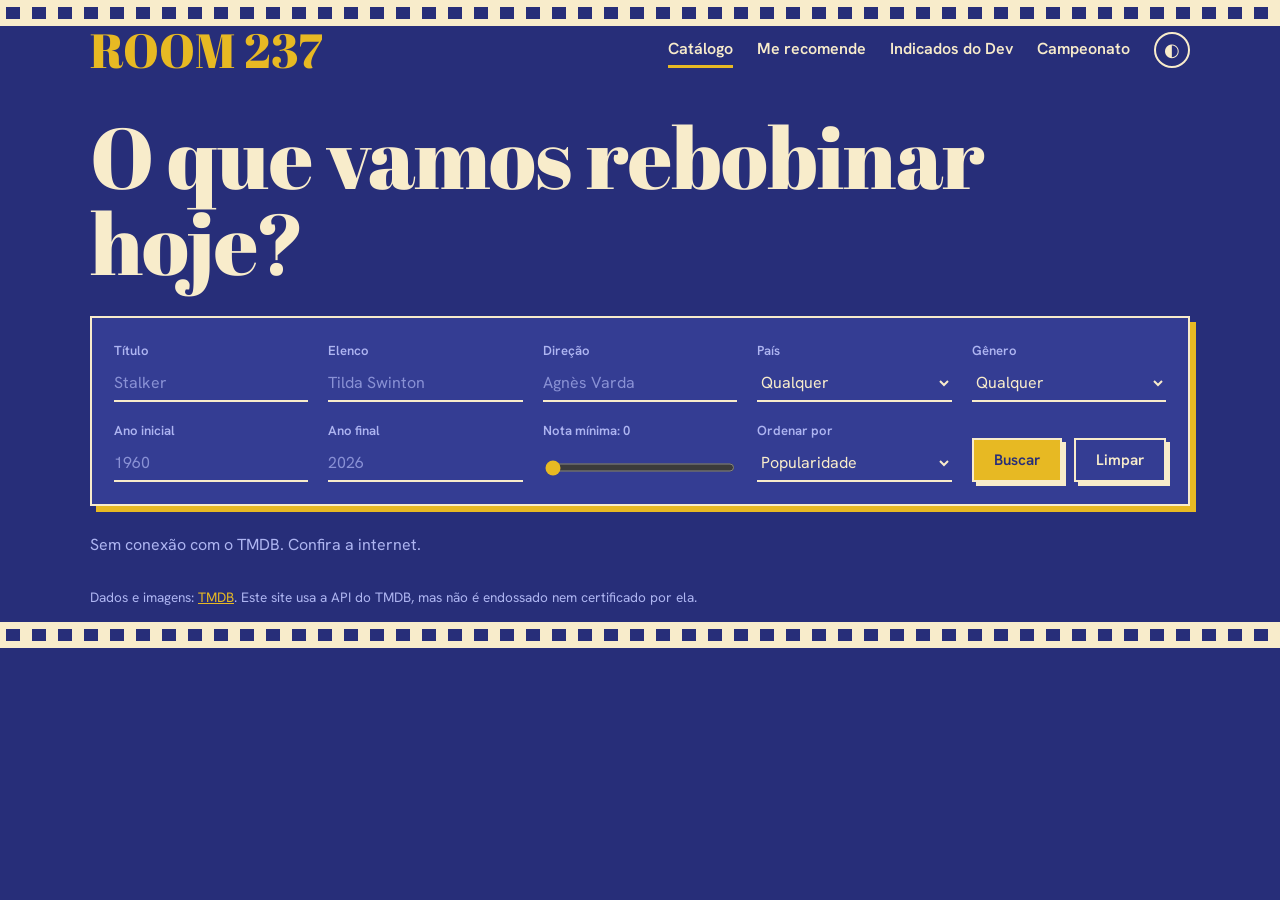
<file: index.html>
<!doctype html>
<html lang="pt-BR">
    <head>
        <meta charset="utf-8">
        <meta name="viewport" content="width=device-width,initial-scale=1">
        <title>ROOM 237</title>
        <link rel="preconnect" href="https://fonts.googleapis.com">
        <link rel="preconnect" href="https://fonts.gstatic.com" crossorigin>
        <link href="https://fonts.googleapis.com/css2?family=Abril+Fatface&family=Hanken+Grotesk:wght@400;600&display=swap" rel="stylesheet">
        <link rel="stylesheet" href="css/style.css">
    </head>
    <body>
        
        <div class="strip"></div>

        <header class="wrap">
            <a class="logo" id="logo" href="#/catalogo"></a>
            <nav><a href="#/catalogo">Catálogo</a><a href="#/recomendar">Me recomende</a><a href="#/dev">Indicados do Dev</a><button id="th" title="Trocar tema" aria-label="Trocar tema">◐</button></nav>
        </header>

        <main class="wrap">

            <section id="v-catalogo">
                <h1>O que vamos rebobinar hoje?</h1>
                <form id="f" class="fx">
                    <label>Título<input name="q" placeholder="Stalker"></label>
                    <label>Elenco<input name="cast" placeholder="Tilda Swinton"></label>
                    <label>Direção<input name="crew" placeholder="Agnès Varda"></label>
                    <label>País<select name="country"><option value="">Qualquer</option></select></label>
                    <label>Gênero<select name="genre"><option value="">Qualquer</option></select></label>
                    <label>Ano inicial<input name="from" type="number" min="1890" max="2030" placeholder="1960"></label>
                    <label>Ano final<input name="to" type="number" min="1890" max="2030" placeholder="2026"></label>
                    <label><span>Nota mínima: <output id="ro">0</output></span><input name="rating" type="range" min="0" max="9" step=".5" value="0"></label>
                    <label>Ordenar por<select name="sort"><option value="popularity.desc">Popularidade</option><option value="vote_average.desc">Melhor nota</option><option value="primary_release_date.desc">Mais recentes</option><option value="primary_release_date.asc">Mais antigos</option></select></label>
                    <div class="bt"><button class="b">Buscar</button><button type="reset" class="b ghost">Limpar</button></div>
                </form>
                <p id="st"></p>
                <div id="grid" class="grid"></div>
                <button id="more" class="b" hidden>Carregar mais</button>
            </section>

            <section id="v-recomendar" hidden>
                <h1>Me recomende um filme</h1>
                <form id="reco" class="mad">
                    <p>Hoje quero ver <select name="mood"></select> <select name="place"></select> <select name="era"></select>, com cara de <select name="cult"></select> e <select name="len"></select>.</p>
                    <button class="b">Me entregue um filme</button>
                </form>
                <div id="result"></div>
            </section>

            <section id="v-dev" hidden>
                <h1 id="dh"></h1>
                <p>Filmes que eu indico.</p>
                <div id="dev" class="grid dev"></div>
            </section>

        </main>

        <footer class="wrap"><p>Dados e imagens: <a href="https://www.themoviedb.org" target="_blank" rel="noopener">TMDB</a>. Este site usa a API do TMDB, mas não é endossado nem certificado por ela.</p></footer>
        <div class="strip"></div>
        <dialog id="dlg"><button class="x" data-x aria-label="Fechar">×</button><div id="dbody"></div></dialog>
        <script src="js/config.js"></script>
        <script src="js/app.js"></script>

    </body>
</html>
</file>
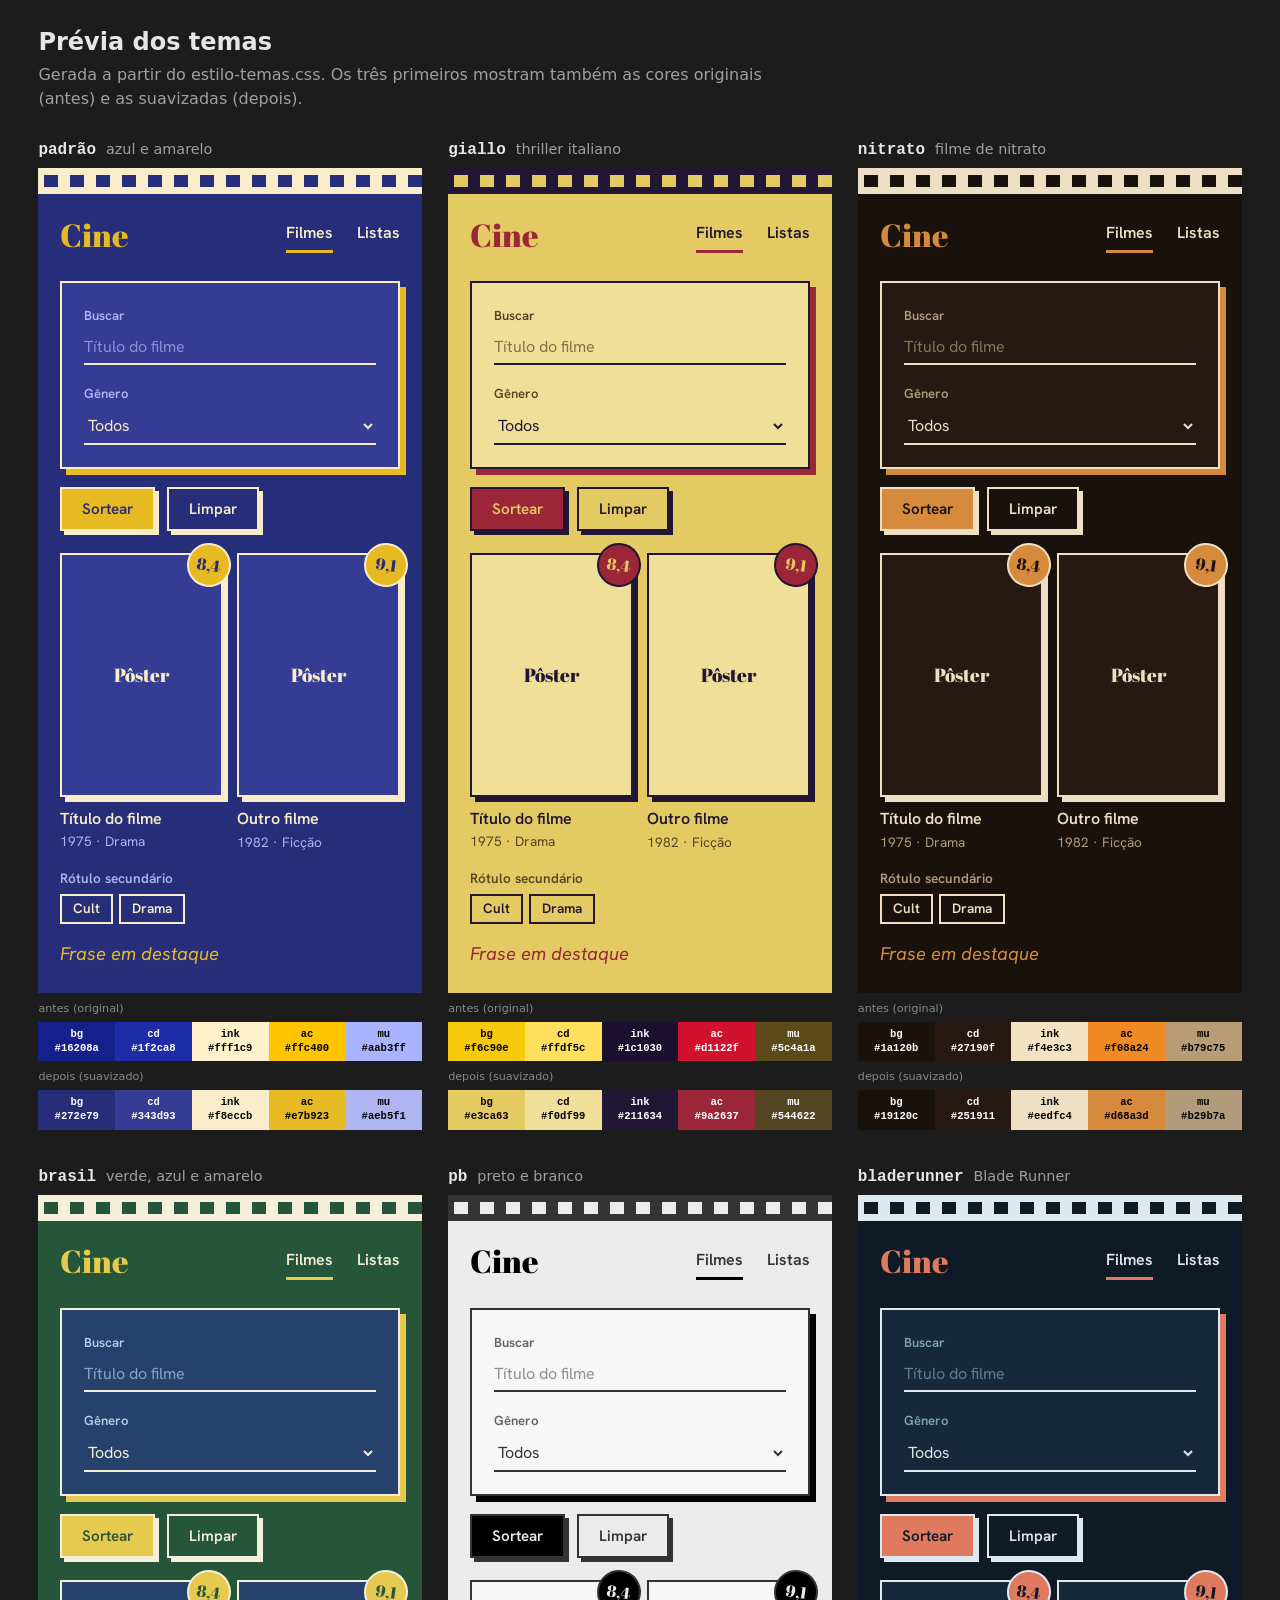
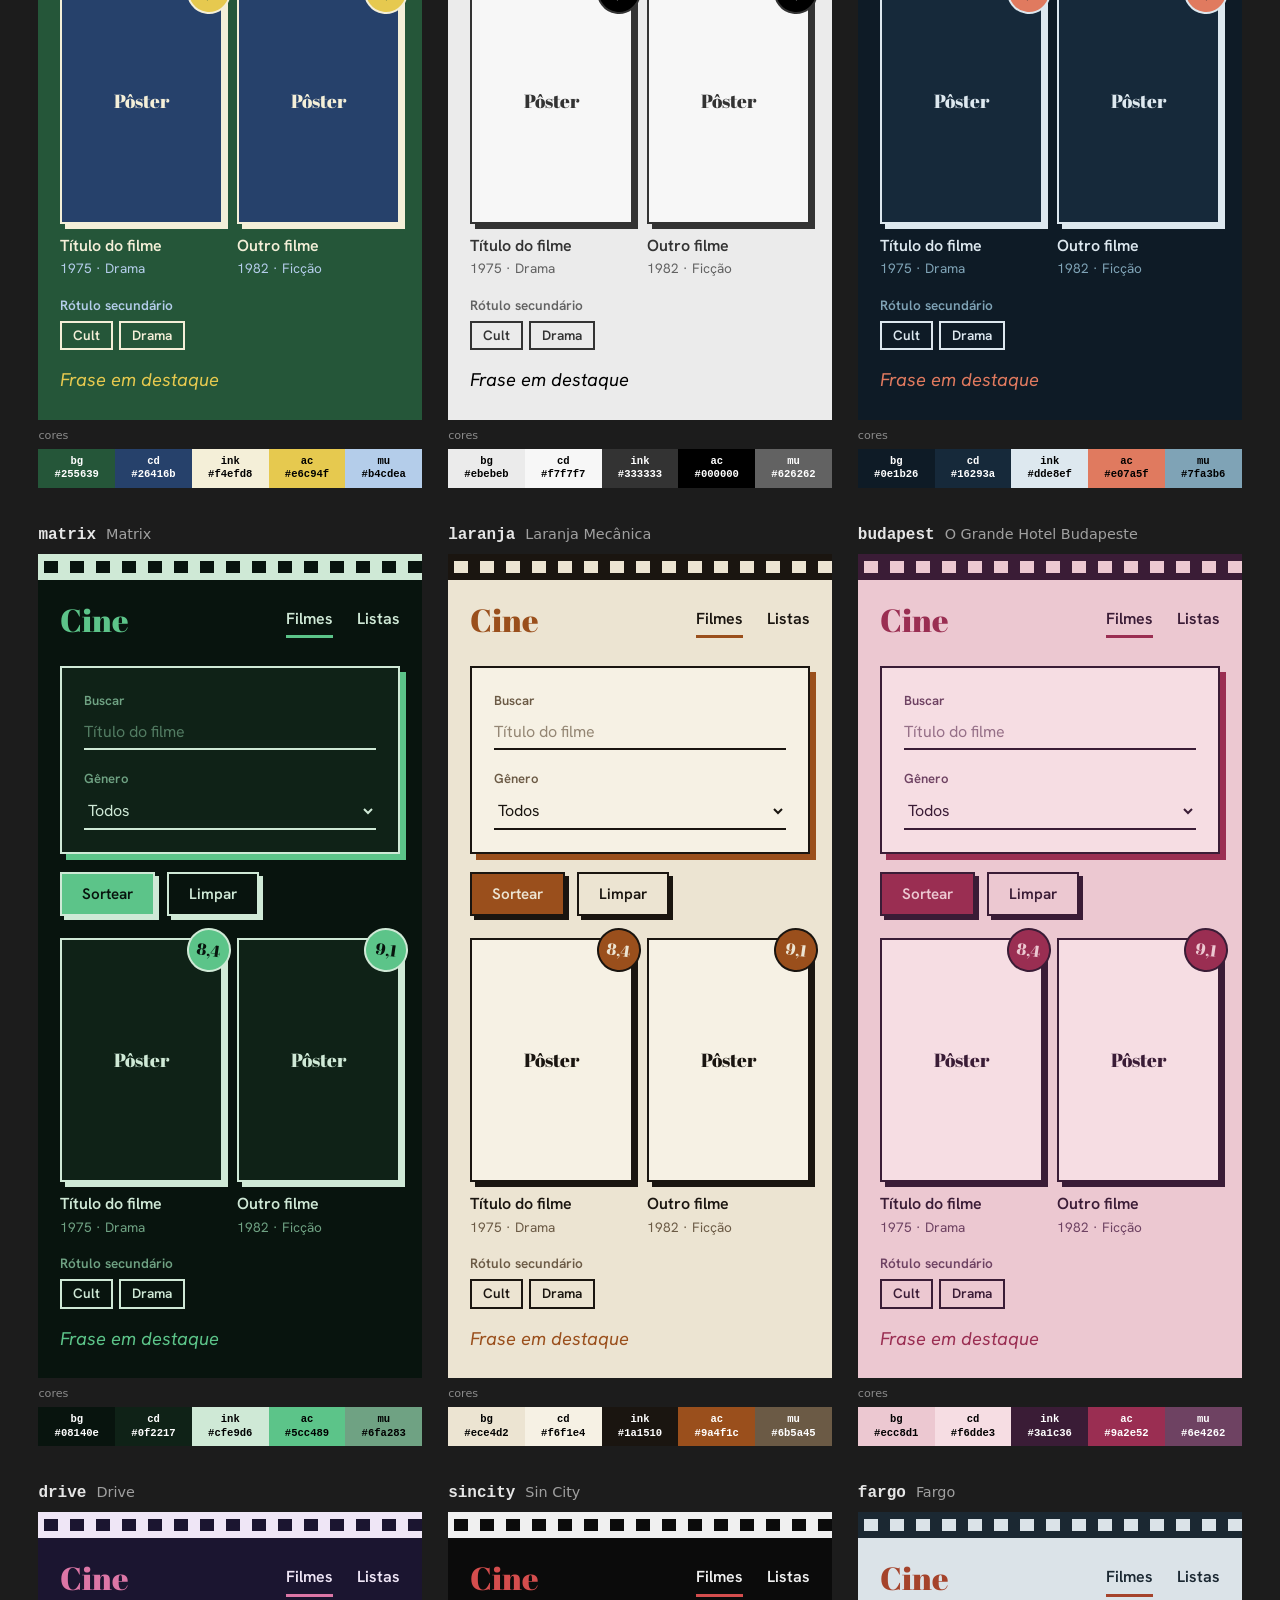
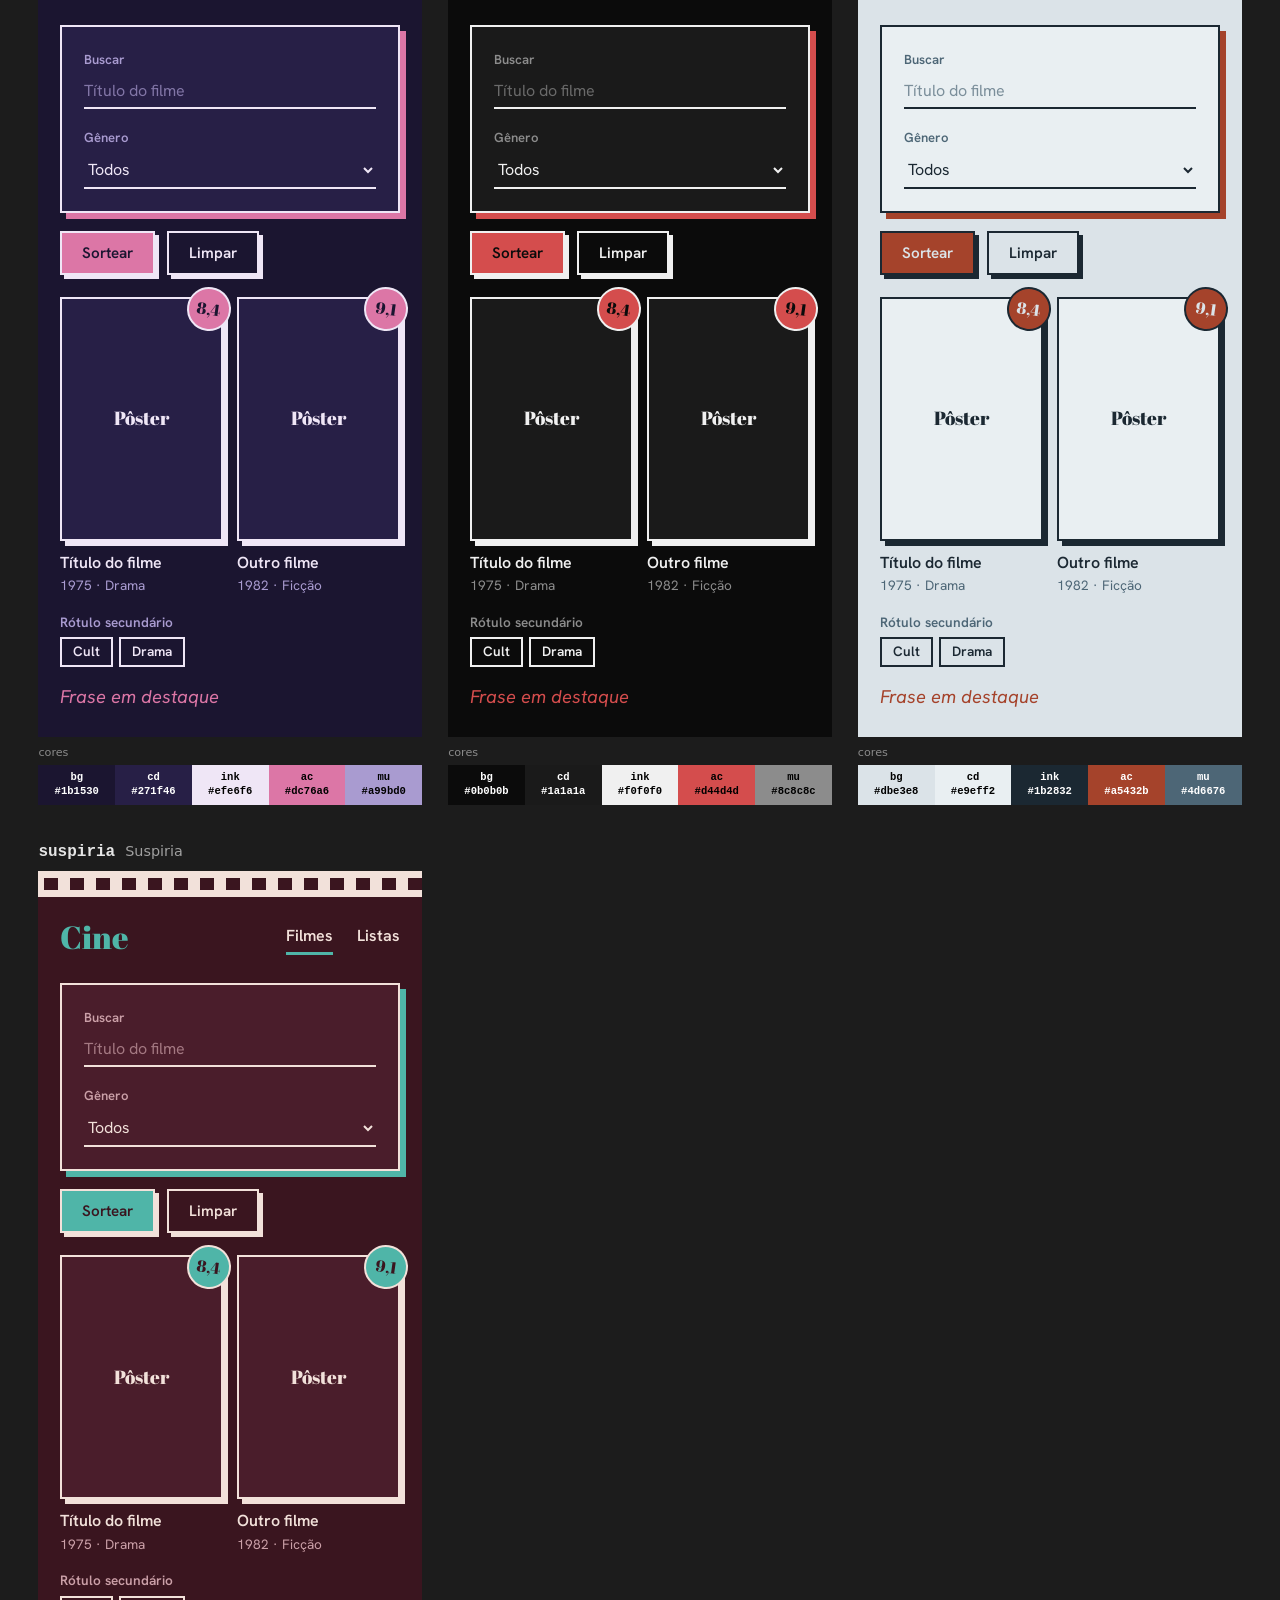
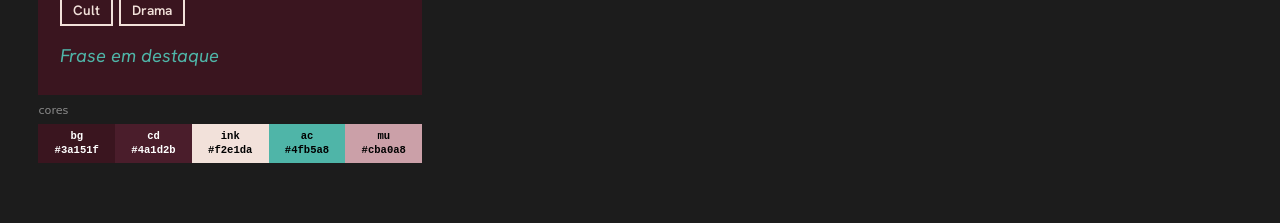
<file: testeCores/teste.html>
<!doctype html>
<html lang="pt-BR">
<head>
<meta charset="utf-8">
<meta name="viewport" content="width=device-width,initial-scale=1">
<title>Prévia dos temas</title>
<link rel="preconnect" href="https://fonts.googleapis.com">
<link rel="stylesheet" href="https://fonts.googleapis.com/css2?family=Abril+Fatface&family=Hanken+Grotesk:wght@400;600&display=swap">
<style>
/* ==========================================================
   TEMAS: cada tema tem 5 cores. Para criar outro, copie um
   bloco, troque o nome em [data-t=...] e ajuste os valores.
     --bg   fundo da página        --cd  painéis e cartões
     --ink  texto, bordas, sombras --ac  destaque (logo, botões)
     --mu   texto secundário
   O botão ◐ alterna entre os temas.
   ========================================================== */

/* padrão: azul e amarelo */
:root {
  --bg: #272e79;
  --cd: #343d93;
  --ink: #f8eccb;
  --ac: #e7b923;
  --mu: #aeb5f1;
}

/* giallo: thriller italiano, amarelo e carmim */
[data-t=giallo] {
  --bg: #e3ca63;
  --cd: #f0df99;
  --ink: #211634;
  --ac: #9a2637;
  --mu: #544622;
}

/* nitrato: filme de nitrato, sépia e laranja */
[data-t=nitrato] {
  --bg: #19120c;
  --cd: #251911;
  --ink: #eedfc4;
  --ac: #d68a3d;
  --mu: #b29b7a;
}

/* brasil: verde, azul e amarelo */
[data-t=brasil] {
  --bg: #255639;
  --cd: #26416b;
  --ink: #f4efd8;
  --ac: #e6c94f;
  --mu: #b4cdea;
}

/* preto e branco */
[data-t=pb] {
  --bg: #ebebeb;
  --cd: #f7f7f7;
  --ink: #333333;
  --ac: #000000;
  --mu: #626262;
}

/* ---------- filmes cult ---------- */

/* Blade Runner: azul-petróleo e coral néon */
[data-t=bladerunner] {
  --bg: #0e1b26;
  --cd: #16293a;
  --ink: #dde8ef;
  --ac: #e07a5f;
  --mu: #7fa3b6;
}

/* Matrix: verde sobre preto */
[data-t=matrix] {
  --bg: #08140e;
  --cd: #0f2217;
  --ink: #cfe9d6;
  --ac: #5cc489;
  --mu: #6fa283;
}

/* Laranja Mecânica: creme e laranja queimado */
[data-t=laranja] {
  --bg: #ece4d2;
  --cd: #f6f1e4;
  --ink: #1a1510;
  --ac: #9a4f1c;
  --mu: #6b5a45;
}

/* O Grande Hotel Budapeste: rosa e ameixa */
[data-t=budapest] {
  --bg: #ecc8d1;
  --cd: #f6dde3;
  --ink: #3a1c36;
  --ac: #9a2e52;
  --mu: #6e4262;
}

/* Drive: roxo noturno e rosa */
[data-t=drive] {
  --bg: #1b1530;
  --cd: #271f46;
  --ink: #efe6f6;
  --ac: #dc76a6;
  --mu: #a99bd0;
}

/* Sin City: preto, branco e vermelho */
[data-t=sincity] {
  --bg: #0b0b0b;
  --cd: #1a1a1a;
  --ink: #f0f0f0;
  --ac: #d44d4d;
  --mu: #8c8c8c;
}

/* Fargo: neve e tijolo */
[data-t=fargo] {
  --bg: #dbe3e8;
  --cd: #e9eff2;
  --ink: #1b2832;
  --ac: #a5432b;
  --mu: #4d6676;
}

/* Suspiria: vinho e verde-água */
[data-t=suspiria] {
  --bg: #3a151f;
  --cd: #4a1d2b;
  --ink: #f2e1da;
  --ac: #4fb5a8;
  --mu: #cba0a8;
}

* {
  box-sizing: border-box;
}

body {
  margin: 0;
  background: var(--bg);
  color: var(--ink);
  font: 400 1rem/1.6 'Hanken Grotesk', system-ui, sans-serif;
}

.wrap {
  max-width: 1180px;
  margin: 0 auto;
  padding: 0 clamp(16px, 4vw, 40px);
}

.strip {
  height: 26px;
  background:
    linear-gradient(90deg, var(--bg) 14px, transparent 14px) 6px 50% / 26px 12px repeat-x,
    var(--ink);
}

header {
  display: flex;
  flex-wrap: wrap;
  align-items: center;
  justify-content: space-between;
  gap: 10px 30px;
  padding-top: 22px;
  padding-bottom: 10px;
}

.logo {
  font: 400 clamp(2rem, 6vw, 3rem)/1 'Abril Fatface', serif;
  color: var(--ac);
  text-decoration: none;
}

nav {
  display: flex;
  flex-wrap: wrap;
  align-items: center;
  gap: 6px 24px;
}

nav a {
  color: var(--ink);
  text-decoration: none;
  font-weight: 600;
  padding: 4px 0;
  border-bottom: 3px solid transparent;
}

nav a:hover,
nav a.on {
  border-color: var(--ac);
}

#th {
  width: 36px;
  height: 36px;
  border-radius: 50%;
  border: 2px solid var(--ink);
  background: none;
  color: var(--ink);
  font-size: 1.1rem;
  cursor: pointer;
}

h1,
h2 {
  font: 400 clamp(2.4rem, 7.5vw, 5.4rem)/1 'Abril Fatface', serif;
  margin: .45em 0 .35em;
  letter-spacing: -.01em;
}

h2 {
  font-size: clamp(1.9rem, 5vw, 3.2rem);
}

.fx {
  display: grid;
  grid-template-columns: repeat(auto-fit, minmax(170px, 1fr));
  gap: 18px 20px;
  margin: 26px 0;
  padding: 22px;
  background: var(--cd);
  border: 2px solid var(--ink);
  box-shadow: 6px 6px 0 var(--ac);
}

label {
  display: grid;
  gap: 4px;
  font-size: .82rem;
  font-weight: 600;
  color: var(--mu);
}

input,
select {
  font: 400 1rem 'Hanken Grotesk', sans-serif;
  color: var(--ink);
  background: transparent;
  border: 0;
  border-bottom: 2px solid var(--ink);
  border-radius: 0;
  padding: 6px 0;
  min-width: 0;
  outline: 0;
}

input:focus,
select:focus {
  border-color: var(--ac);
}

input[type=range] {
  accent-color: var(--ac);
  border: 0;
  padding: 0;
}

input::placeholder {
  color: var(--mu);
  opacity: .7;
}

option {
  background: #fff;
  color: #111;
  font: 400 1rem 'Hanken Grotesk', sans-serif;
}

.bt {
  display: flex;
  flex-wrap: wrap;
  gap: 12px;
  align-items: end;
}

.b {
  display: inline-block;
  cursor: pointer;
  background: var(--ac);
  color: var(--bg);
  border: 2px solid var(--ink);
  padding: 10px 20px;
  font: 600 .95rem 'Hanken Grotesk', sans-serif;
  text-decoration: none;
  box-shadow: 4px 4px 0 var(--ink);
}

.b:hover {
  box-shadow: none;
  transform: translate(4px, 4px);
}

.ghost {
  background: transparent;
  color: var(--ink);
}

[hidden] {
  display: none !important;
}

#more {
  margin: 44px auto;
  display: block;
}

#st {
  color: var(--mu);
}

.grid {
  display: grid;
  grid-template-columns: repeat(auto-fill, minmax(min(100%, 150px), 1fr));
  gap: 30px 18px;
}

.card {
  all: unset;
  display: block;
  position: relative;
  cursor: pointer;
}

.card:focus-visible {
  outline: 3px solid var(--ac);
  outline-offset: 5px;
}

.card img,
.noimg {
  display: block;
  width: 100%;
  aspect-ratio: 2/3;
  object-fit: cover;
  border: 2px solid var(--ink);
  background: var(--cd);
  box-shadow: 5px 5px 0 var(--ink);
}

.card:hover img,
.card:hover .noimg {
  border-color: var(--ac);
  box-shadow: 5px 5px 0 var(--ac);
}

.noimg {
  display: grid;
  place-items: center;
  padding: 12px;
  text-align: center;
  font: 1.2rem/1.1 'Abril Fatface', serif;
}

.card b {
  display: block;
  margin-top: 12px;
  font-weight: 600;
  line-height: 1.2;
}

.card small {
  color: var(--mu);
  font-size: .85rem;
}

.nota {
  position: absolute;
  top: -10px;
  right: -8px;
  width: 44px;
  height: 44px;
  border-radius: 50%;
  display: grid;
  place-items: center;
  background: var(--ac);
  color: var(--bg);
  border: 2px solid var(--ink);
  font: 1rem 'Abril Fatface', serif;
  transform: rotate(8deg);
}

.dev {
  grid-template-columns: repeat(auto-fill, minmax(min(100%, 210px), 1fr));
}

.pick p {
  margin: 10px 0 0;
  padding-left: 12px;
  border-left: 4px solid var(--ac);
  font-size: .95rem;
}

.mad p {
  font: 400 clamp(1.9rem, 5.4vw, 3.6rem)/1.55 'Abril Fatface', serif;
  margin: 10px 0 30px;
  max-width: 22em;
}

.mad select {
  font: inherit;
  background: var(--ac);
  color: var(--bg);
  border: 0;
  padding: 0 .25em;
  cursor: pointer;
  appearance: none;
  -webkit-appearance: none;
  field-sizing: content;
  max-width: 100%;
}

.mad select:nth-of-type(odd) {
  transform: rotate(-1deg);
}

.mad select:nth-of-type(even) {
  transform: rotate(1.2deg);
}

.mad select:focus-visible {
  outline: 3px solid var(--ink);
  outline-offset: 3px;
}

.hit {
  display: flex;
  flex-wrap: wrap;
  gap: 30px;
  margin-top: 40px;
  padding-top: 30px;
  border-top: 2px solid var(--ink);
}

.hit img {
  width: min(300px, 100%);
  align-self: flex-start;
  border: 2px solid var(--ink);
  box-shadow: 8px 8px 0 var(--ac);
}

.hit > div {
  flex: 1 1 300px;
  max-width: 64ch;
}

.hit h2 {
  margin-top: 0;
}

.hit .b {
  margin: 0 10px 10px 0;
}

dialog {
  width: min(920px, 94vw);
  max-height: 92vh;
  overflow: auto;
  padding: 0;
  background: var(--bg);
  color: var(--ink);
  border: 2px solid var(--ink);
  box-shadow: 10px 10px 0 var(--ac);
}

dialog::backdrop {
  background: rgba(5, 5, 20, .75);
}

.x {
  position: sticky;
  top: 8px;
  float: right;
  z-index: 2;
  margin: 8px;
  width: 38px;
  height: 38px;
  border: 2px solid var(--ink);
  background: var(--ac);
  color: var(--bg);
  font-size: 1.4rem;
  line-height: 1;
  cursor: pointer;
}

.dd {
  display: flex;
  flex-wrap: wrap;
  gap: 28px;
  padding: clamp(18px, 4vw, 34px);
}

.dd img {
  width: min(250px, 100%);
  align-self: flex-start;
  border: 2px solid var(--ink);
}

.dd > div {
  flex: 1 1 300px;
  min-width: 0;
}

.dd h2 {
  margin-top: 0;
}

.ft {
  display: grid;
  grid-template-columns: repeat(auto-fit, minmax(90px, 1fr));
  margin: 16px 0;
  border: 2px solid var(--ink);
}

.ft div {
  padding: 8px 12px;
  border-right: 2px solid var(--ink);
}

.ft div:last-child {
  border: 0;
}

.ft dt {
  font-size: .78rem;
  color: var(--mu);
}

.ft dd {
  margin: 0;
  font-weight: 600;
}

.tag {
  font-size: 1.15rem;
  font-style: italic;
  color: var(--ac);
}

.sub {
  margin: 14px 0 4px;
  font-weight: 600;
  color: var(--mu);
  font-size: .85rem;
}

.chip {
  all: unset;
  cursor: pointer;
  display: inline-block;
  margin: 0 6px 6px 0;
  padding: 2px 11px;
  border: 2px solid var(--ink);
  font-size: .85rem;
  font-weight: 600;
}

span.chip {
  cursor: default;
}

button.chip:hover,
button.chip:focus-visible {
  background: var(--ac);
  color: var(--bg);
  border-color: var(--ac);
}

footer {
  padding-top: 34px;
  padding-bottom: 30px;
  color: var(--mu);
  font-size: .85rem;
}

footer a {
  color: var(--ac);
}

@media (prefers-reduced-motion: reduce) {
  * {
    transition: none !important;
  }
}


body{background:#1c1c1c;color:#e6e6e6;font:400 1rem/1.5 system-ui,sans-serif;margin:0;padding:28px clamp(16px,3vw,40px) 60px}
.pv-wrap{max-width:1500px;margin:0 auto}
.pv-wrap h1{font:700 1.5rem/1.2 system-ui,sans-serif;margin:0 0 6px;letter-spacing:0}
.pv-intro{margin:0 0 28px;color:#a0a0a0;max-width:72ch}
.pv-grid{display:grid;grid-template-columns:repeat(auto-fill,minmax(330px,1fr));gap:36px 26px}
.pv-rot{display:flex;flex-wrap:wrap;gap:2px 10px;align-items:baseline;margin-bottom:8px}
.pv-rot b{font:700 1rem ui-monospace,monospace}
.pv-rot span{color:#a0a0a0;font-size:.9rem}
.amostra{background:var(--bg);color:var(--ink);font:400 1rem/1.6 'Hanken Grotesk',system-ui,sans-serif;padding-bottom:24px;overflow:hidden}
.amostra .in{padding:0 22px}
.amostra .logo{font-size:2rem}
.amostra .grid{grid-template-columns:repeat(2,1fr);gap:20px 14px}
.amostra .fx{margin:18px 0}
.amostra .bt{margin-bottom:22px}
.amostra .tag{margin:10px 0 0}
.pv-sw{display:grid;grid-template-columns:repeat(5,1fr);margin-top:4px}
.pv-sw span{padding:6px 2px;font:600 .66rem/1.3 ui-monospace,monospace;text-align:center}
.pv-sw-t{font-size:.7rem;color:#8a8a8a;margin:8px 0 0}

</style>
</head>
<body>
<div class="pv-wrap">
<h1>Prévia dos temas</h1>
<p class="pv-intro">Gerada a partir do estilo-temas.css. Os três primeiros mostram também as cores originais (antes) e as suavizadas (depois).</p>
<div class="pv-grid">
<div class="pv-item">
  <div class="pv-rot"><b>padrão</b><span>azul e amarelo</span></div>
  <section class="amostra">
    <div class="strip"></div>
    <div class="in">
      <header><span class="logo">Cine</span><nav><a href="#" class="on">Filmes</a><a href="#">Listas</a></nav></header>
      <div class="fx">
        <label>Buscar<input placeholder="Título do filme"></label>
        <label>Gênero<select><option>Todos</option></select></label>
      </div>
      <div class="bt"><a class="b" href="#">Sortear</a><a class="b ghost" href="#">Limpar</a></div>
      <div class="grid">
        <div class="card"><div class="noimg">Pôster</div><b>Título do filme</b><small>1975 · Drama</small><span class="nota">8,4</span></div>
        <div class="card"><div class="noimg">Pôster</div><b>Outro filme</b><small>1982 · Ficção</small><span class="nota">9,1</span></div>
      </div>
      <p class="sub">Rótulo secundário</p>
      <span class="chip">Cult</span><span class="chip">Drama</span>
      <p class="tag">Frase em destaque</p>
    </div>
  </section>
  <div class="pv-sw-t">antes (original)</div><div class="pv-sw"><span style="background:#16208a;color:#fff">bg<br>#16208a</span><span style="background:#1f2ca8;color:#fff">cd<br>#1f2ca8</span><span style="background:#fff1c9;color:#000">ink<br>#fff1c9</span><span style="background:#ffc400;color:#000">ac<br>#ffc400</span><span style="background:#aab3ff;color:#000">mu<br>#aab3ff</span></div><div class="pv-sw-t">depois (suavizado)</div><div class="pv-sw"><span style="background:#272e79;color:#fff">bg<br>#272e79</span><span style="background:#343d93;color:#fff">cd<br>#343d93</span><span style="background:#f8eccb;color:#000">ink<br>#f8eccb</span><span style="background:#e7b923;color:#000">ac<br>#e7b923</span><span style="background:#aeb5f1;color:#000">mu<br>#aeb5f1</span></div>
</div>
<div class="pv-item">
  <div class="pv-rot"><b>giallo</b><span>thriller italiano</span></div>
  <section class="amostra" data-t="giallo">
    <div class="strip"></div>
    <div class="in">
      <header><span class="logo">Cine</span><nav><a href="#" class="on">Filmes</a><a href="#">Listas</a></nav></header>
      <div class="fx">
        <label>Buscar<input placeholder="Título do filme"></label>
        <label>Gênero<select><option>Todos</option></select></label>
      </div>
      <div class="bt"><a class="b" href="#">Sortear</a><a class="b ghost" href="#">Limpar</a></div>
      <div class="grid">
        <div class="card"><div class="noimg">Pôster</div><b>Título do filme</b><small>1975 · Drama</small><span class="nota">8,4</span></div>
        <div class="card"><div class="noimg">Pôster</div><b>Outro filme</b><small>1982 · Ficção</small><span class="nota">9,1</span></div>
      </div>
      <p class="sub">Rótulo secundário</p>
      <span class="chip">Cult</span><span class="chip">Drama</span>
      <p class="tag">Frase em destaque</p>
    </div>
  </section>
  <div class="pv-sw-t">antes (original)</div><div class="pv-sw"><span style="background:#f6c90e;color:#000">bg<br>#f6c90e</span><span style="background:#ffdf5c;color:#000">cd<br>#ffdf5c</span><span style="background:#1c1030;color:#fff">ink<br>#1c1030</span><span style="background:#d1122f;color:#fff">ac<br>#d1122f</span><span style="background:#5c4a1a;color:#fff">mu<br>#5c4a1a</span></div><div class="pv-sw-t">depois (suavizado)</div><div class="pv-sw"><span style="background:#e3ca63;color:#000">bg<br>#e3ca63</span><span style="background:#f0df99;color:#000">cd<br>#f0df99</span><span style="background:#211634;color:#fff">ink<br>#211634</span><span style="background:#9a2637;color:#fff">ac<br>#9a2637</span><span style="background:#544622;color:#fff">mu<br>#544622</span></div>
</div>
<div class="pv-item">
  <div class="pv-rot"><b>nitrato</b><span>filme de nitrato</span></div>
  <section class="amostra" data-t="nitrato">
    <div class="strip"></div>
    <div class="in">
      <header><span class="logo">Cine</span><nav><a href="#" class="on">Filmes</a><a href="#">Listas</a></nav></header>
      <div class="fx">
        <label>Buscar<input placeholder="Título do filme"></label>
        <label>Gênero<select><option>Todos</option></select></label>
      </div>
      <div class="bt"><a class="b" href="#">Sortear</a><a class="b ghost" href="#">Limpar</a></div>
      <div class="grid">
        <div class="card"><div class="noimg">Pôster</div><b>Título do filme</b><small>1975 · Drama</small><span class="nota">8,4</span></div>
        <div class="card"><div class="noimg">Pôster</div><b>Outro filme</b><small>1982 · Ficção</small><span class="nota">9,1</span></div>
      </div>
      <p class="sub">Rótulo secundário</p>
      <span class="chip">Cult</span><span class="chip">Drama</span>
      <p class="tag">Frase em destaque</p>
    </div>
  </section>
  <div class="pv-sw-t">antes (original)</div><div class="pv-sw"><span style="background:#1a120b;color:#fff">bg<br>#1a120b</span><span style="background:#27190f;color:#fff">cd<br>#27190f</span><span style="background:#f4e3c3;color:#000">ink<br>#f4e3c3</span><span style="background:#f08a24;color:#000">ac<br>#f08a24</span><span style="background:#b79c75;color:#000">mu<br>#b79c75</span></div><div class="pv-sw-t">depois (suavizado)</div><div class="pv-sw"><span style="background:#19120c;color:#fff">bg<br>#19120c</span><span style="background:#251911;color:#fff">cd<br>#251911</span><span style="background:#eedfc4;color:#000">ink<br>#eedfc4</span><span style="background:#d68a3d;color:#000">ac<br>#d68a3d</span><span style="background:#b29b7a;color:#000">mu<br>#b29b7a</span></div>
</div>
<div class="pv-item">
  <div class="pv-rot"><b>brasil</b><span>verde, azul e amarelo</span></div>
  <section class="amostra" data-t="brasil">
    <div class="strip"></div>
    <div class="in">
      <header><span class="logo">Cine</span><nav><a href="#" class="on">Filmes</a><a href="#">Listas</a></nav></header>
      <div class="fx">
        <label>Buscar<input placeholder="Título do filme"></label>
        <label>Gênero<select><option>Todos</option></select></label>
      </div>
      <div class="bt"><a class="b" href="#">Sortear</a><a class="b ghost" href="#">Limpar</a></div>
      <div class="grid">
        <div class="card"><div class="noimg">Pôster</div><b>Título do filme</b><small>1975 · Drama</small><span class="nota">8,4</span></div>
        <div class="card"><div class="noimg">Pôster</div><b>Outro filme</b><small>1982 · Ficção</small><span class="nota">9,1</span></div>
      </div>
      <p class="sub">Rótulo secundário</p>
      <span class="chip">Cult</span><span class="chip">Drama</span>
      <p class="tag">Frase em destaque</p>
    </div>
  </section>
  <div class="pv-sw-t">cores</div><div class="pv-sw"><span style="background:#255639;color:#fff">bg<br>#255639</span><span style="background:#26416b;color:#fff">cd<br>#26416b</span><span style="background:#f4efd8;color:#000">ink<br>#f4efd8</span><span style="background:#e6c94f;color:#000">ac<br>#e6c94f</span><span style="background:#b4cdea;color:#000">mu<br>#b4cdea</span></div>
</div>
<div class="pv-item">
  <div class="pv-rot"><b>pb</b><span>preto e branco</span></div>
  <section class="amostra" data-t="pb">
    <div class="strip"></div>
    <div class="in">
      <header><span class="logo">Cine</span><nav><a href="#" class="on">Filmes</a><a href="#">Listas</a></nav></header>
      <div class="fx">
        <label>Buscar<input placeholder="Título do filme"></label>
        <label>Gênero<select><option>Todos</option></select></label>
      </div>
      <div class="bt"><a class="b" href="#">Sortear</a><a class="b ghost" href="#">Limpar</a></div>
      <div class="grid">
        <div class="card"><div class="noimg">Pôster</div><b>Título do filme</b><small>1975 · Drama</small><span class="nota">8,4</span></div>
        <div class="card"><div class="noimg">Pôster</div><b>Outro filme</b><small>1982 · Ficção</small><span class="nota">9,1</span></div>
      </div>
      <p class="sub">Rótulo secundário</p>
      <span class="chip">Cult</span><span class="chip">Drama</span>
      <p class="tag">Frase em destaque</p>
    </div>
  </section>
  <div class="pv-sw-t">cores</div><div class="pv-sw"><span style="background:#ebebeb;color:#000">bg<br>#ebebeb</span><span style="background:#f7f7f7;color:#000">cd<br>#f7f7f7</span><span style="background:#333333;color:#fff">ink<br>#333333</span><span style="background:#000000;color:#fff">ac<br>#000000</span><span style="background:#626262;color:#fff">mu<br>#626262</span></div>
</div>
<div class="pv-item">
  <div class="pv-rot"><b>bladerunner</b><span>Blade Runner</span></div>
  <section class="amostra" data-t="bladerunner">
    <div class="strip"></div>
    <div class="in">
      <header><span class="logo">Cine</span><nav><a href="#" class="on">Filmes</a><a href="#">Listas</a></nav></header>
      <div class="fx">
        <label>Buscar<input placeholder="Título do filme"></label>
        <label>Gênero<select><option>Todos</option></select></label>
      </div>
      <div class="bt"><a class="b" href="#">Sortear</a><a class="b ghost" href="#">Limpar</a></div>
      <div class="grid">
        <div class="card"><div class="noimg">Pôster</div><b>Título do filme</b><small>1975 · Drama</small><span class="nota">8,4</span></div>
        <div class="card"><div class="noimg">Pôster</div><b>Outro filme</b><small>1982 · Ficção</small><span class="nota">9,1</span></div>
      </div>
      <p class="sub">Rótulo secundário</p>
      <span class="chip">Cult</span><span class="chip">Drama</span>
      <p class="tag">Frase em destaque</p>
    </div>
  </section>
  <div class="pv-sw-t">cores</div><div class="pv-sw"><span style="background:#0e1b26;color:#fff">bg<br>#0e1b26</span><span style="background:#16293a;color:#fff">cd<br>#16293a</span><span style="background:#dde8ef;color:#000">ink<br>#dde8ef</span><span style="background:#e07a5f;color:#000">ac<br>#e07a5f</span><span style="background:#7fa3b6;color:#000">mu<br>#7fa3b6</span></div>
</div>
<div class="pv-item">
  <div class="pv-rot"><b>matrix</b><span>Matrix</span></div>
  <section class="amostra" data-t="matrix">
    <div class="strip"></div>
    <div class="in">
      <header><span class="logo">Cine</span><nav><a href="#" class="on">Filmes</a><a href="#">Listas</a></nav></header>
      <div class="fx">
        <label>Buscar<input placeholder="Título do filme"></label>
        <label>Gênero<select><option>Todos</option></select></label>
      </div>
      <div class="bt"><a class="b" href="#">Sortear</a><a class="b ghost" href="#">Limpar</a></div>
      <div class="grid">
        <div class="card"><div class="noimg">Pôster</div><b>Título do filme</b><small>1975 · Drama</small><span class="nota">8,4</span></div>
        <div class="card"><div class="noimg">Pôster</div><b>Outro filme</b><small>1982 · Ficção</small><span class="nota">9,1</span></div>
      </div>
      <p class="sub">Rótulo secundário</p>
      <span class="chip">Cult</span><span class="chip">Drama</span>
      <p class="tag">Frase em destaque</p>
    </div>
  </section>
  <div class="pv-sw-t">cores</div><div class="pv-sw"><span style="background:#08140e;color:#fff">bg<br>#08140e</span><span style="background:#0f2217;color:#fff">cd<br>#0f2217</span><span style="background:#cfe9d6;color:#000">ink<br>#cfe9d6</span><span style="background:#5cc489;color:#000">ac<br>#5cc489</span><span style="background:#6fa283;color:#000">mu<br>#6fa283</span></div>
</div>
<div class="pv-item">
  <div class="pv-rot"><b>laranja</b><span>Laranja Mecânica</span></div>
  <section class="amostra" data-t="laranja">
    <div class="strip"></div>
    <div class="in">
      <header><span class="logo">Cine</span><nav><a href="#" class="on">Filmes</a><a href="#">Listas</a></nav></header>
      <div class="fx">
        <label>Buscar<input placeholder="Título do filme"></label>
        <label>Gênero<select><option>Todos</option></select></label>
      </div>
      <div class="bt"><a class="b" href="#">Sortear</a><a class="b ghost" href="#">Limpar</a></div>
      <div class="grid">
        <div class="card"><div class="noimg">Pôster</div><b>Título do filme</b><small>1975 · Drama</small><span class="nota">8,4</span></div>
        <div class="card"><div class="noimg">Pôster</div><b>Outro filme</b><small>1982 · Ficção</small><span class="nota">9,1</span></div>
      </div>
      <p class="sub">Rótulo secundário</p>
      <span class="chip">Cult</span><span class="chip">Drama</span>
      <p class="tag">Frase em destaque</p>
    </div>
  </section>
  <div class="pv-sw-t">cores</div><div class="pv-sw"><span style="background:#ece4d2;color:#000">bg<br>#ece4d2</span><span style="background:#f6f1e4;color:#000">cd<br>#f6f1e4</span><span style="background:#1a1510;color:#fff">ink<br>#1a1510</span><span style="background:#9a4f1c;color:#fff">ac<br>#9a4f1c</span><span style="background:#6b5a45;color:#fff">mu<br>#6b5a45</span></div>
</div>
<div class="pv-item">
  <div class="pv-rot"><b>budapest</b><span>O Grande Hotel Budapeste</span></div>
  <section class="amostra" data-t="budapest">
    <div class="strip"></div>
    <div class="in">
      <header><span class="logo">Cine</span><nav><a href="#" class="on">Filmes</a><a href="#">Listas</a></nav></header>
      <div class="fx">
        <label>Buscar<input placeholder="Título do filme"></label>
        <label>Gênero<select><option>Todos</option></select></label>
      </div>
      <div class="bt"><a class="b" href="#">Sortear</a><a class="b ghost" href="#">Limpar</a></div>
      <div class="grid">
        <div class="card"><div class="noimg">Pôster</div><b>Título do filme</b><small>1975 · Drama</small><span class="nota">8,4</span></div>
        <div class="card"><div class="noimg">Pôster</div><b>Outro filme</b><small>1982 · Ficção</small><span class="nota">9,1</span></div>
      </div>
      <p class="sub">Rótulo secundário</p>
      <span class="chip">Cult</span><span class="chip">Drama</span>
      <p class="tag">Frase em destaque</p>
    </div>
  </section>
  <div class="pv-sw-t">cores</div><div class="pv-sw"><span style="background:#ecc8d1;color:#000">bg<br>#ecc8d1</span><span style="background:#f6dde3;color:#000">cd<br>#f6dde3</span><span style="background:#3a1c36;color:#fff">ink<br>#3a1c36</span><span style="background:#9a2e52;color:#fff">ac<br>#9a2e52</span><span style="background:#6e4262;color:#fff">mu<br>#6e4262</span></div>
</div>
<div class="pv-item">
  <div class="pv-rot"><b>drive</b><span>Drive</span></div>
  <section class="amostra" data-t="drive">
    <div class="strip"></div>
    <div class="in">
      <header><span class="logo">Cine</span><nav><a href="#" class="on">Filmes</a><a href="#">Listas</a></nav></header>
      <div class="fx">
        <label>Buscar<input placeholder="Título do filme"></label>
        <label>Gênero<select><option>Todos</option></select></label>
      </div>
      <div class="bt"><a class="b" href="#">Sortear</a><a class="b ghost" href="#">Limpar</a></div>
      <div class="grid">
        <div class="card"><div class="noimg">Pôster</div><b>Título do filme</b><small>1975 · Drama</small><span class="nota">8,4</span></div>
        <div class="card"><div class="noimg">Pôster</div><b>Outro filme</b><small>1982 · Ficção</small><span class="nota">9,1</span></div>
      </div>
      <p class="sub">Rótulo secundário</p>
      <span class="chip">Cult</span><span class="chip">Drama</span>
      <p class="tag">Frase em destaque</p>
    </div>
  </section>
  <div class="pv-sw-t">cores</div><div class="pv-sw"><span style="background:#1b1530;color:#fff">bg<br>#1b1530</span><span style="background:#271f46;color:#fff">cd<br>#271f46</span><span style="background:#efe6f6;color:#000">ink<br>#efe6f6</span><span style="background:#dc76a6;color:#000">ac<br>#dc76a6</span><span style="background:#a99bd0;color:#000">mu<br>#a99bd0</span></div>
</div>
<div class="pv-item">
  <div class="pv-rot"><b>sincity</b><span>Sin City</span></div>
  <section class="amostra" data-t="sincity">
    <div class="strip"></div>
    <div class="in">
      <header><span class="logo">Cine</span><nav><a href="#" class="on">Filmes</a><a href="#">Listas</a></nav></header>
      <div class="fx">
        <label>Buscar<input placeholder="Título do filme"></label>
        <label>Gênero<select><option>Todos</option></select></label>
      </div>
      <div class="bt"><a class="b" href="#">Sortear</a><a class="b ghost" href="#">Limpar</a></div>
      <div class="grid">
        <div class="card"><div class="noimg">Pôster</div><b>Título do filme</b><small>1975 · Drama</small><span class="nota">8,4</span></div>
        <div class="card"><div class="noimg">Pôster</div><b>Outro filme</b><small>1982 · Ficção</small><span class="nota">9,1</span></div>
      </div>
      <p class="sub">Rótulo secundário</p>
      <span class="chip">Cult</span><span class="chip">Drama</span>
      <p class="tag">Frase em destaque</p>
    </div>
  </section>
  <div class="pv-sw-t">cores</div><div class="pv-sw"><span style="background:#0b0b0b;color:#fff">bg<br>#0b0b0b</span><span style="background:#1a1a1a;color:#fff">cd<br>#1a1a1a</span><span style="background:#f0f0f0;color:#000">ink<br>#f0f0f0</span><span style="background:#d44d4d;color:#000">ac<br>#d44d4d</span><span style="background:#8c8c8c;color:#000">mu<br>#8c8c8c</span></div>
</div>
<div class="pv-item">
  <div class="pv-rot"><b>fargo</b><span>Fargo</span></div>
  <section class="amostra" data-t="fargo">
    <div class="strip"></div>
    <div class="in">
      <header><span class="logo">Cine</span><nav><a href="#" class="on">Filmes</a><a href="#">Listas</a></nav></header>
      <div class="fx">
        <label>Buscar<input placeholder="Título do filme"></label>
        <label>Gênero<select><option>Todos</option></select></label>
      </div>
      <div class="bt"><a class="b" href="#">Sortear</a><a class="b ghost" href="#">Limpar</a></div>
      <div class="grid">
        <div class="card"><div class="noimg">Pôster</div><b>Título do filme</b><small>1975 · Drama</small><span class="nota">8,4</span></div>
        <div class="card"><div class="noimg">Pôster</div><b>Outro filme</b><small>1982 · Ficção</small><span class="nota">9,1</span></div>
      </div>
      <p class="sub">Rótulo secundário</p>
      <span class="chip">Cult</span><span class="chip">Drama</span>
      <p class="tag">Frase em destaque</p>
    </div>
  </section>
  <div class="pv-sw-t">cores</div><div class="pv-sw"><span style="background:#dbe3e8;color:#000">bg<br>#dbe3e8</span><span style="background:#e9eff2;color:#000">cd<br>#e9eff2</span><span style="background:#1b2832;color:#fff">ink<br>#1b2832</span><span style="background:#a5432b;color:#fff">ac<br>#a5432b</span><span style="background:#4d6676;color:#fff">mu<br>#4d6676</span></div>
</div>
<div class="pv-item">
  <div class="pv-rot"><b>suspiria</b><span>Suspiria</span></div>
  <section class="amostra" data-t="suspiria">
    <div class="strip"></div>
    <div class="in">
      <header><span class="logo">Cine</span><nav><a href="#" class="on">Filmes</a><a href="#">Listas</a></nav></header>
      <div class="fx">
        <label>Buscar<input placeholder="Título do filme"></label>
        <label>Gênero<select><option>Todos</option></select></label>
      </div>
      <div class="bt"><a class="b" href="#">Sortear</a><a class="b ghost" href="#">Limpar</a></div>
      <div class="grid">
        <div class="card"><div class="noimg">Pôster</div><b>Título do filme</b><small>1975 · Drama</small><span class="nota">8,4</span></div>
        <div class="card"><div class="noimg">Pôster</div><b>Outro filme</b><small>1982 · Ficção</small><span class="nota">9,1</span></div>
      </div>
      <p class="sub">Rótulo secundário</p>
      <span class="chip">Cult</span><span class="chip">Drama</span>
      <p class="tag">Frase em destaque</p>
    </div>
  </section>
  <div class="pv-sw-t">cores</div><div class="pv-sw"><span style="background:#3a151f;color:#fff">bg<br>#3a151f</span><span style="background:#4a1d2b;color:#fff">cd<br>#4a1d2b</span><span style="background:#f2e1da;color:#000">ink<br>#f2e1da</span><span style="background:#4fb5a8;color:#000">ac<br>#4fb5a8</span><span style="background:#cba0a8;color:#000">mu<br>#cba0a8</span></div>
</div>
</div>
</div>
</body>
</html>
</file>
<file: css/style.css>
/* ==========================================================
   TEMAS: cada tema tem 5 cores. Para criar outro, copie um
   bloco, troque o nome em [data-t=...] e ajuste os valores.
     --bg   fundo da página        --cd  painéis e cartões
     --ink  texto, bordas, sombras --ac  destaque (logo, botões)
     --mu   texto secundário
   O botão ◐ alterna entre os temas.
   ========================================================== */

/* padrão: azul e amarelo */
:root {
    --bg: #272e79;
    --cd: #343d93;
    --ink: #f8eccb;
    --ac: #e7b923;
    --mu: #aeb5f1;
  }
  
  /* giallo: thriller italiano, amarelo e carmim */
  [data-t=giallo] {
    --bg: #e3ca63;
    --cd: #f0df99;
    --ink: #211634;
    --ac: #9a2637;
    --mu: #544622;
  }
  
  /* nitrato: filme de nitrato, sépia e laranja */
  [data-t=nitrato] {
    --bg: #19120c;
    --cd: #251911;
    --ink: #eedfc4;
    --ac: #d68a3d;
    --mu: #b29b7a;
  }
  
  /* brasil: verde, azul e amarelo */
  [data-t=brasil] {
    --bg: #255639;
    --cd: #26416b;
    --ink: #f4efd8;
    --ac: #e6c94f;
    --mu: #b4cdea;
  }
  
  /* preto e branco */
  [data-t=pb] {
    --bg: #ebebeb;
    --cd: #f7f7f7;
    --ink: #333333;
    --ac: #000000;
    --mu: #626262;
  }
  
  /* ---------- filmes cult ---------- */
  
  /* Blade Runner: azul-petróleo e coral néon */
  [data-t=bladerunner] {
    --bg: #0e1b26;
    --cd: #16293a;
    --ink: #dde8ef;
    --ac: #e07a5f;
    --mu: #7fa3b6;
  }
  
  /* Matrix: verde sobre preto */
  [data-t=matrix] {
    --bg: #08140e;
    --cd: #0f2217;
    --ink: #cfe9d6;
    --ac: #5cc489;
    --mu: #6fa283;
  }
  
  /* Laranja Mecânica: creme e laranja queimado */
  [data-t=laranja] {
    --bg: #ece4d2;
    --cd: #f6f1e4;
    --ink: #1a1510;
    --ac: #9a4f1c;
    --mu: #6b5a45;
  }
  
  /* O Grande Hotel Budapeste: rosa e ameixa */
  [data-t=budapest] {
    --bg: #ecc8d1;
    --cd: #f6dde3;
    --ink: #3a1c36;
    --ac: #9a2e52;
    --mu: #6e4262;
  }
  
  /* Drive: roxo noturno e rosa */
  [data-t=drive] {
    --bg: #1b1530;
    --cd: #271f46;
    --ink: #efe6f6;
    --ac: #dc76a6;
    --mu: #a99bd0;
  }
  
  /* Sin City: preto, branco e vermelho */
  [data-t=sincity] {
    --bg: #0b0b0b;
    --cd: #1a1a1a;
    --ink: #f0f0f0;
    --ac: #d44d4d;
    --mu: #8c8c8c;
  }
  
  /* Fargo: neve e tijolo */
  [data-t=fargo] {
    --bg: #dbe3e8;
    --cd: #e9eff2;
    --ink: #1b2832;
    --ac: #a5432b;
    --mu: #4d6676;
  }
  
  /* Suspiria: vinho e verde-água */
  [data-t=suspiria] {
    --bg: #3a151f;
    --cd: #4a1d2b;
    --ink: #f2e1da;
    --ac: #4fb5a8;
    --mu: #cba0a8;
  }
  
  * {
    box-sizing: border-box;
  }
  
  body {
    margin: 0;
    background: var(--bg);
    color: var(--ink);
    font: 400 1rem/1.6 'Hanken Grotesk', system-ui, sans-serif;
  }
  
  .wrap {
    max-width: 1180px;
    margin: 0 auto;
    padding: 0 clamp(16px, 4vw, 40px);
  }
  
  .strip {
    height: 26px;
    background:
      linear-gradient(90deg, var(--bg) 14px, transparent 14px) 6px 50% / 26px 12px repeat-x,
      var(--ink);
  }
  
  header {
    display: flex;
    flex-wrap: wrap;
    align-items: center;
    justify-content: space-between;
    gap: 10px 30px;
    padding-top: 22px;
    padding-bottom: 10px;
  }
  
  .logo {
    font: 400 clamp(2rem, 6vw, 3rem)/1 'Abril Fatface', serif;
    color: var(--ac);
    text-decoration: none;
  }
  
  nav {
    display: flex;
    flex-wrap: wrap;
    align-items: center;
    gap: 6px 24px;
  }
  
  nav a {
    color: var(--ink);
    text-decoration: none;
    font-weight: 600;
    padding: 4px 0;
    border-bottom: 3px solid transparent;
  }
  
  nav a:hover,
  nav a.on {
    border-color: var(--ac);
  }
  
  #th {
    width: 36px;
    height: 36px;
    border-radius: 50%;
    border: 2px solid var(--ink);
    background: none;
    color: var(--ink);
    font-size: 1.1rem;
    cursor: pointer;
  }
  
  h1,
  h2 {
    font: 400 clamp(2.4rem, 7.5vw, 5.4rem)/1 'Abril Fatface', serif;
    margin: .45em 0 .35em;
    letter-spacing: -.01em;
  }
  
  h2 {
    font-size: clamp(1.9rem, 5vw, 3.2rem);
  }
  
  .fx {
    display: grid;
    grid-template-columns: repeat(auto-fit, minmax(170px, 1fr));
    gap: 18px 20px;
    margin: 26px 0;
    padding: 22px;
    background: var(--cd);
    border: 2px solid var(--ink);
    box-shadow: 6px 6px 0 var(--ac);
  }
  
  label {
    display: grid;
    gap: 4px;
    font-size: .82rem;
    font-weight: 600;
    color: var(--mu);
  }
  
  input,
  select {
    font: 400 1rem 'Hanken Grotesk', sans-serif;
    color: var(--ink);
    background: transparent;
    border: 0;
    border-bottom: 2px solid var(--ink);
    border-radius: 0;
    padding: 6px 0;
    min-width: 0;
    outline: 0;
  }
  
  input:focus,
  select:focus {
    border-color: var(--ac);
  }
  
  input[type=range] {
    accent-color: var(--ac);
    border: 0;
    padding: 0;
  }
  
  input::placeholder {
    color: var(--mu);
    opacity: .7;
  }
  
  option {
    background: #fff;
    color: #111;
    font: 400 1rem 'Hanken Grotesk', sans-serif;
  }
  
  .bt {
    display: flex;
    flex-wrap: wrap;
    gap: 12px;
    align-items: end;
  }
  
  .b {
    display: inline-block;
    cursor: pointer;
    background: var(--ac);
    color: var(--bg);
    border: 2px solid var(--ink);
    padding: 10px 20px;
    font: 600 .95rem 'Hanken Grotesk', sans-serif;
    text-decoration: none;
    box-shadow: 4px 4px 0 var(--ink);
  }
  
  .b:hover {
    box-shadow: none;
    transform: translate(4px, 4px);
  }
  
  .ghost {
    background: transparent;
    color: var(--ink);
  }
  
  [hidden] {
    display: none !important;
  }
  
  #more {
    margin: 44px auto;
    display: block;
  }
  
  #st {
    color: var(--mu);
  }
  
  .grid {
    display: grid;
    grid-template-columns: repeat(auto-fill, minmax(min(100%, 150px), 1fr));
    gap: 30px 18px;
  }
  
  .card {
    all: unset;
    display: block;
    position: relative;
    cursor: pointer;
  }
  
  .card:focus-visible {
    outline: 3px solid var(--ac);
    outline-offset: 5px;
  }
  
  .card img,
  .noimg {
    display: block;
    width: 100%;
    aspect-ratio: 2/3;
    object-fit: cover;
    border: 2px solid var(--ink);
    background: var(--cd);
    box-shadow: 5px 5px 0 var(--ink);
  }
  
  .card:hover img,
  .card:hover .noimg {
    border-color: var(--ac);
    box-shadow: 5px 5px 0 var(--ac);
  }
  
  .noimg {
    display: grid;
    place-items: center;
    padding: 12px;
    text-align: center;
    font: 1.2rem/1.1 'Abril Fatface', serif;
  }
  
  .card b {
    display: block;
    margin-top: 12px;
    font-weight: 600;
    line-height: 1.2;
  }
  
  .card small {
    color: var(--mu);
    font-size: .85rem;
  }
  
  .nota {
    position: absolute;
    top: -10px;
    right: -8px;
    width: 44px;
    height: 44px;
    border-radius: 50%;
    display: grid;
    place-items: center;
    background: var(--ac);
    color: var(--bg);
    border: 2px solid var(--ink);
    font: 1rem 'Abril Fatface', serif;
    transform: rotate(8deg);
  }
  
  .dev {
    grid-template-columns: repeat(auto-fill, minmax(min(100%, 210px), 1fr));
  }
  
  .pick p {
    margin: 10px 0 0;
    padding-left: 12px;
    border-left: 4px solid var(--ac);
    font-size: .95rem;
  }
  
  .mad p {
    font: 400 clamp(1.9rem, 5.4vw, 3.6rem)/1.55 'Abril Fatface', serif;
    margin: 10px 0 30px;
    max-width: 22em;
  }
  
  .mad select {
    font: inherit;
    background: var(--ac);
    color: var(--bg);
    border: 0;
    padding: 0 .25em;
    cursor: pointer;
    appearance: none;
    -webkit-appearance: none;
    field-sizing: content;
    max-width: 100%;
  }
  
  .mad select:nth-of-type(odd) {
    transform: rotate(-1deg);
  }
  
  .mad select:nth-of-type(even) {
    transform: rotate(1.2deg);
  }
  
  .mad select:focus-visible {
    outline: 3px solid var(--ink);
    outline-offset: 3px;
  }
  
  .hit {
    display: flex;
    flex-wrap: wrap;
    gap: 30px;
    margin-top: 40px;
    padding-top: 30px;
    border-top: 2px solid var(--ink);
  }
  
  .hit img {
    width: min(300px, 100%);
    align-self: flex-start;
    border: 2px solid var(--ink);
    box-shadow: 8px 8px 0 var(--ac);
  }
  
  .hit > div {
    flex: 1 1 300px;
    max-width: 64ch;
  }
  
  .hit h2 {
    margin-top: 0;
  }
  
  .hit .b {
    margin: 0 10px 10px 0;
  }
  
  dialog {
    width: min(920px, 94vw);
    max-height: 92vh;
    overflow: auto;
    padding: 0;
    background: var(--bg);
    color: var(--ink);
    border: 2px solid var(--ink);
    box-shadow: 10px 10px 0 var(--ac);
  }
  
  dialog::backdrop {
    background: rgba(5, 5, 20, .75);
  }
  
  .x {
    position: sticky;
    top: 8px;
    float: right;
    z-index: 2;
    margin: 8px;
    width: 38px;
    height: 38px;
    border: 2px solid var(--ink);
    background: var(--ac);
    color: var(--bg);
    font-size: 1.4rem;
    line-height: 1;
    cursor: pointer;
  }
  
  .dd {
    display: flex;
    flex-wrap: wrap;
    gap: 28px;
    padding: clamp(18px, 4vw, 34px);
  }
  
  .dd img {
    width: min(250px, 100%);
    align-self: flex-start;
    border: 2px solid var(--ink);
  }
  
  .dd > div {
    flex: 1 1 300px;
    min-width: 0;
  }
  
  .dd h2 {
    margin-top: 0;
  }
  
  .ft {
    display: grid;
    grid-template-columns: repeat(auto-fit, minmax(90px, 1fr));
    margin: 16px 0;
    border: 2px solid var(--ink);
  }
  
  .ft div {
    padding: 8px 12px;
    border-right: 2px solid var(--ink);
  }
  
  .ft div:last-child {
    border: 0;
  }
  
  .ft dt {
    font-size: .78rem;
    color: var(--mu);
  }
  
  .ft dd {
    margin: 0;
    font-weight: 600;
  }
  
  .tag {
    font-size: 1.15rem;
    font-style: italic;
    color: var(--ac);
  }
  
  .sub {
    margin: 14px 0 4px;
    font-weight: 600;
    color: var(--mu);
    font-size: .85rem;
  }
  
  .chip {
    all: unset;
    cursor: pointer;
    display: inline-block;
    margin: 0 6px 6px 0;
    padding: 2px 11px;
    border: 2px solid var(--ink);
    font-size: .85rem;
    font-weight: 600;
  }
  
  span.chip {
    cursor: default;
  }
  
  button.chip:hover,
  button.chip:focus-visible {
    background: var(--ac);
    color: var(--bg);
    border-color: var(--ac);
  }
  
  footer {
    padding-top: 34px;
    padding-bottom: 30px;
    color: var(--mu);
    font-size: .85rem;
  }
  
  footer a {
    color: var(--ac);
  }
  
  @media (prefers-reduced-motion: reduce) {
    * {
      transition: none !important;
    }
  }

  .genres{display:block}
  .gen{margin-bottom:24px}
  .gen h2{margin:1.3em 0 .6em;padding-bottom:.2em;border-bottom:2px solid var(--ink)}
  .gen .grid:empty{min-height:460px}
  .ins{margin-top:90px;padding-top:24px;border-top:2px dashed var(--ink)}
  .ins h3{font:400 1.5rem/1.1 'Abril Fatface',serif;margin:0 0 4px}
  .ins .grid:empty{min-height:300px}
  .mini{grid-template-columns:repeat(auto-fill,minmax(min(100%,110px),1fr));gap:22px 14px}
  .mini .nota{display:none}
  .mini .card b{font-size:.85rem}
  .mini .pick p{font-size:.8rem}
  .mini .chip{margin-top:8px;font-size:.75rem}

  /* ===== Campeonato de filmes (usa as variáveis de cor do seu tema) ===== */
.cp-lead{max-width:56ch;font-size:1.1rem}
.step{display:flex;align-items:center;gap:12px;margin:34px 0 14px;font-weight:600}
.step b{display:grid;place-items:center;width:40px;height:40px;border-radius:50%;background:var(--ac);color:var(--bg);border:2px solid var(--ink);font:400 1.3rem var(--df)}
.cp-sizes{display:grid;grid-template-columns:repeat(auto-fit,minmax(130px,1fr));gap:16px}
.cp-size{all:unset;cursor:pointer;display:grid;gap:4px;padding:14px 18px 16px;border:2px solid var(--ink);background:var(--cd);box-shadow:5px 5px 0 var(--ink)}
.cp-size b{font:400 clamp(2.8rem,8vw,4.4rem)/1 var(--df)}
.cp-size small{color:var(--mu);font-size:.85rem}
.cp-size[aria-pressed=true]{background:var(--ac);color:var(--bg)}
.cp-size[aria-pressed=true] small{color:inherit}
.cp-gens{display:flex;flex-wrap:wrap;gap:10px}
.cp-gen{all:unset;cursor:pointer;padding:6px 16px;border:2px solid var(--ink);font-weight:600}
.cp-gen:hover{border-color:var(--ac)}
.cp-gen[aria-pressed=true]{background:var(--ink);color:var(--bg)}
.cp-size:focus-visible,.cp-gen:focus-visible{outline:3px solid var(--ac);outline-offset:3px}
#cp-go{margin-top:34px}
#cp-msg{color:var(--mu)}

.cp-round{font:400 clamp(3rem,13vw,9.5rem)/.9 var(--df);color:transparent;-webkit-text-stroke:2px var(--ink);margin:.1em 0 .15em;text-transform:uppercase;overflow-wrap:anywhere}
.cp-meta{display:flex;flex-wrap:wrap;gap:12px 28px;align-items:center;justify-content:space-between;margin:0 0 34px;color:var(--mu);font-weight:600}
.reel{display:flex;flex-wrap:wrap;gap:6px}
.reel i{display:block;width:26px;aspect-ratio:2/3;border:2px solid var(--ink);background:var(--cd) center/cover no-repeat}
.reel i.on{outline:3px solid var(--ac);outline-offset:2px}
.duel{display:grid;grid-template-columns:1fr auto 1fr;align-items:center;gap:24px;margin-bottom:34px}
.fighter{position:relative;display:flex;gap:20px;align-items:flex-start;transition:opacity .5s,filter .5s}
.fighter img,.fighter .noimg{flex:0 0 clamp(120px,19vw,230px);width:clamp(120px,19vw,230px);aspect-ratio:2/3;object-fit:cover;border:2px solid var(--ink);box-shadow:6px 6px 0 var(--ink);background:var(--cd)}
.fi{min-width:0}
.fi h2{font-size:clamp(1.5rem,3vw,2.5rem);margin:0 0 6px;line-height:1.02}
.ov{display:-webkit-box;-webkit-line-clamp:5;-webkit-box-orient:vertical;overflow:hidden;margin:8px 0 16px}
.acts .b{margin:0 10px 10px 0}
.vs{display:grid;place-items:center;width:clamp(64px,9vw,110px);aspect-ratio:1;border-radius:50%;background:var(--ac);color:var(--bg);border:2px solid var(--ink);box-shadow:4px 4px 0 var(--ink);font:400 clamp(1.6rem,4vw,2.8rem) var(--df);transform:rotate(-8deg)}
.fighter.lose{opacity:.25;filter:grayscale(1)}
.fighter.win img,.fighter.win .noimg{border-color:var(--ac);box-shadow:6px 6px 0 var(--ac)}
.fighter.win::after{content:'PASSA';position:absolute;left:0;top:30%;padding:2px 16px;border:4px solid var(--ac);background:var(--bg);color:var(--ac);font:400 clamp(1.6rem,3.5vw,2.6rem) var(--df);transform:rotate(-9deg)}
@media(min-width:901px){
  .fighter.r{flex-direction:row-reverse;text-align:right}
  .fighter.r .acts{display:flex;flex-wrap:wrap;justify-content:flex-end}
  .fighter.r .acts .b{margin:0 0 10px 10px}
  .fighter.r.win::after{left:auto;right:0;transform:rotate(9deg)}
}
@media(max-width:900px){.duel{grid-template-columns:1fr;gap:18px}.vs{margin:0 auto;width:64px}}

.champ{display:flex;flex-wrap:wrap;gap:34px;align-items:center;padding:30px;margin:10px 0 30px;border:2px solid var(--ink);background:var(--cd);background:radial-gradient(circle at 20% 45%,color-mix(in srgb,var(--ac) 45%,transparent),transparent 60%),var(--cd);box-shadow:8px 8px 0 var(--ac)}
.cpost{position:relative;flex:0 0 min(320px,100%)}
.cpost img{display:block;width:100%;border:3px solid var(--ink);box-shadow:8px 8px 0 var(--ink)}
.crown{position:absolute;top:-16px;right:-16px;display:grid;place-items:center;width:68px;height:68px;border-radius:50%;background:var(--ac);color:var(--bg);border:3px solid var(--ink);font:400 1.8rem var(--df);transform:rotate(10deg)}
.champ>div:last-child{flex:1 1 300px;min-width:0}
.champ .cp-round{font-size:clamp(2.6rem,9vw,6rem)}
.champ h2{margin-top:0}
.champ .b{margin:0 10px 10px 0}
.rk{list-style:none;margin:0;padding:0;display:grid;grid-template-columns:repeat(auto-fill,minmax(240px,1fr));gap:12px 20px}
.rk li{display:flex;align-items:center;gap:12px}
.rk img{width:40px;aspect-ratio:2/3;object-fit:cover;border:2px solid var(--ink)}
.rk .pn{width:2.2em;font:400 1.5rem var(--df);color:var(--ac)}
.rk b{font-weight:600}
.rk small{display:block;color:var(--mu)}
.rkimg{display:block;max-width:min(100%,540px);border:2px solid var(--ink);margin-top:20px}
</file>
